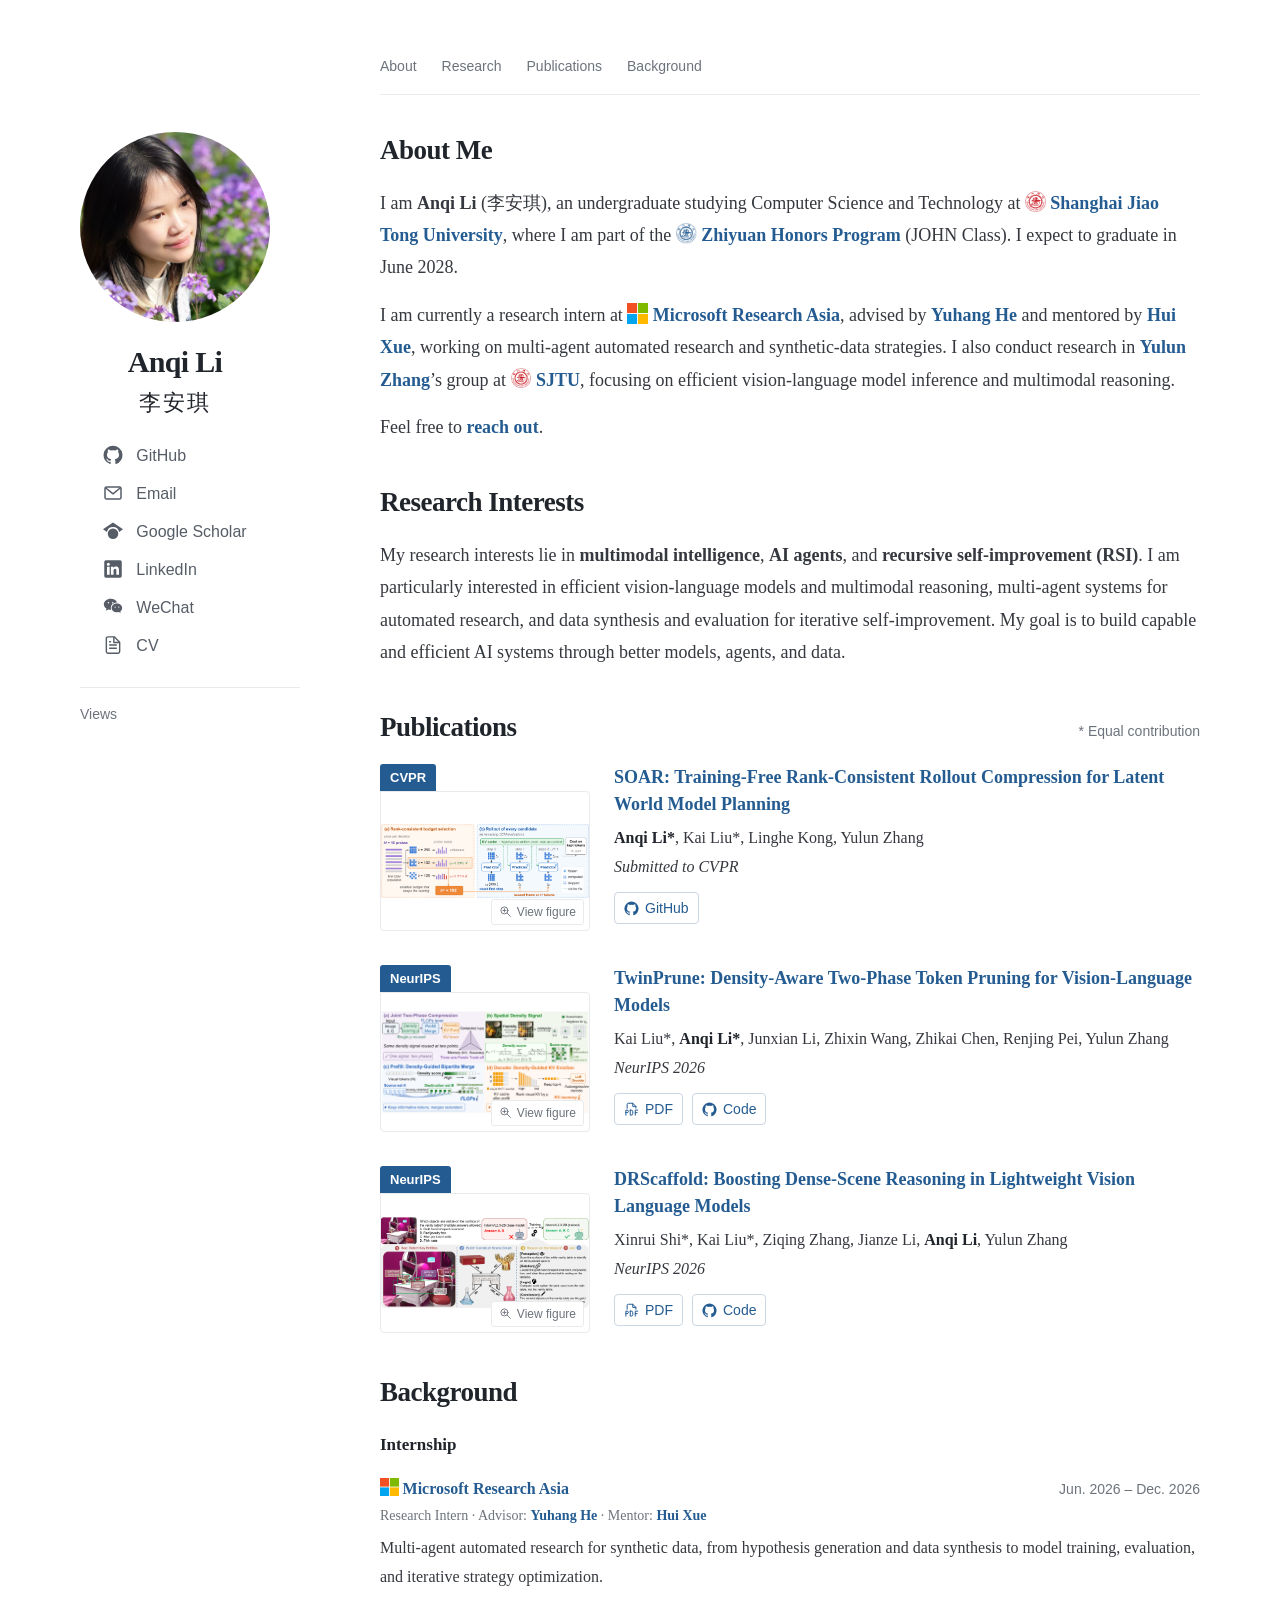
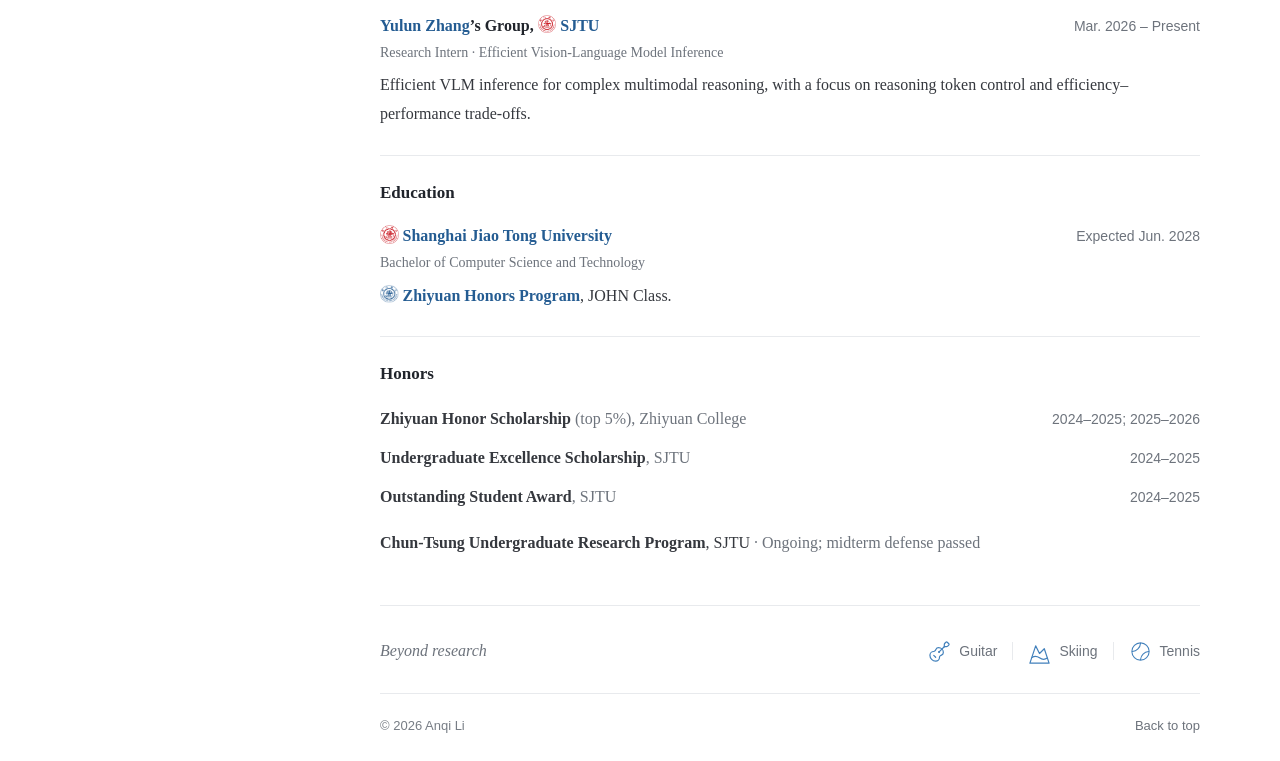
<file: index.html>
<!doctype html>
<html lang="en">
<head>
  <meta charset="utf-8">
  <meta name="viewport" content="width=device-width, initial-scale=1">
  <meta name="description" content="Anqi Li (李安琪), undergraduate at Shanghai Jiao Tong University. Research in efficient vision-language models, multimodal reasoning, and AI systems.">
  <meta name="theme-color" content="#ffffff">
  <meta property="og:type" content="website">
  <meta property="og:title" content="Anqi Li | Homepage">
  <meta property="og:description" content="Undergraduate at SJTU. Efficient vision-language models, multimodal reasoning, and AI systems.">
  <meta property="og:url" content="https://starrywiki.github.io/">
  <meta property="og:image" content="https://starrywiki.github.io/assets/portrait.jpg">
  <link rel="canonical" href="https://starrywiki.github.io/">
  <link rel="icon" href="assets/favicon.svg?v=2" type="image/svg+xml">
  <link rel="stylesheet" href="styles.css?v=8">
  <script src="scripts/figures.js" defer></script>
  <script src="scripts/profile.js" defer></script>
  <script src="scripts/hobbies.js" defer></script>
  <title>Anqi Li | Homepage</title>
</head>
<body>
  <a class="skip-link" href="#main">Skip to content</a>

  <!-- Local SVG icons keep the page independent of external icon services. -->
  <svg class="icon-definitions" xmlns="http://www.w3.org/2000/svg" aria-hidden="true">
    <symbol id="icon-github" viewBox="0 0 24 24">
      <path fill="currentColor" d="M12 .8a11.3 11.3 0 0 0-3.57 22.02c.57.1.77-.25.77-.55v-2.1c-3.16.68-3.83-1.34-3.83-1.34-.51-1.31-1.26-1.66-1.26-1.66-1.04-.71.08-.7.08-.7 1.15.08 1.75 1.18 1.75 1.18 1.02 1.74 2.67 1.24 3.32.94.1-.74.4-1.24.72-1.52-2.52-.29-5.17-1.26-5.17-5.6 0-1.24.44-2.26 1.17-3.05-.12-.29-.51-1.44.11-3 0 0 .96-.31 3.11 1.16a10.85 10.85 0 0 1 5.66 0c2.16-1.47 3.11-1.16 3.11-1.16.62 1.56.23 2.71.11 3 .73.79 1.17 1.81 1.17 3.05 0 4.35-2.65 5.3-5.19 5.59.41.36.77 1.04.77 2.1v3.11c0 .3.2.66.78.55A11.3 11.3 0 0 0 12 .8Z"/>
    </symbol>
    <symbol id="icon-email" viewBox="0 0 24 24">
      <g fill="none" stroke="currentColor" stroke-width="1.8" stroke-linecap="round" stroke-linejoin="round"><rect x="2.4" y="4.8" width="19.2" height="14.4" rx="1.8"/><path d="m3.4 6 8.6 7 8.6-7"/></g>
    </symbol>
    <symbol id="icon-scholar" viewBox="0 0 24 24">
      <path fill="currentColor" d="M12 1.7 0 10l4.7 3.3a7.4 7.4 0 0 1 14.6 0L24 10 12 1.7Z"/><circle fill="currentColor" cx="12" cy="15.4" r="6.3"/>
    </symbol>
    <symbol id="icon-linkedin" viewBox="0 0 24 24">
      <path fill="currentColor" d="M20.5 1.5h-17a2 2 0 0 0-2 2v17a2 2 0 0 0 2 2h17a2 2 0 0 0 2-2v-17a2 2 0 0 0-2-2ZM8 19H4.8V9.4H8V19ZM6.4 8.1a1.85 1.85 0 1 1 0-3.7 1.85 1.85 0 0 1 0 3.7ZM19.2 19H16v-4.7c0-1.1-.02-2.5-1.54-2.5-1.55 0-1.79 1.2-1.79 2.42V19H9.5V9.4h3.04v1.31h.04c.42-.8 1.46-1.64 3-1.64 3.21 0 3.62 2.11 3.62 4.85V19Z"/>
    </symbol>
    <symbol id="icon-pdf" viewBox="0 0 24 24">
      <g fill="none" stroke="currentColor" stroke-width="1.6" stroke-linecap="round" stroke-linejoin="round"><path d="M5 10V4a2 2 0 0 1 2-2h7l5 5v3M14 2v5h5M3 21v-8h2a2 2 0 0 1 0 4H3M10 13v8h1.5a2.5 2.5 0 0 0 2.5-2.5v-3a2.5 2.5 0 0 0-2.5-2.5H10ZM18 21v-8h4M18 17h3"/></g>
    </symbol>
    <symbol id="icon-wechat" viewBox="0 0 24 24">
      <path fill="currentColor" d="M9.3 2C4.7 2 1 5 1 8.7c0 2.1 1.2 4 3.1 5.2l-.8 2.5 3-1.5c.9.3 1.9.4 3 .4h.5a6.7 6.7 0 0 1-.4-2.2c0-3.5 3.3-6.4 7.4-6.4h.4C16 4 12.9 2 9.3 2Z"/>
      <path fill="currentColor" d="M16.7 7.9c-3.5 0-6.3 2.3-6.3 5.2s2.8 5.3 6.3 5.3c.8 0 1.6-.1 2.3-.4l2.3 1.3-.6-2a4.9 4.9 0 0 0 2.3-4.2c0-2.9-2.8-5.2-6.3-5.2Z"/>
      <g fill="#fff"><circle cx="6.5" cy="7" r=".9"/><circle cx="11.6" cy="7" r=".9"/><circle cx="14.5" cy="12" r=".75"/><circle cx="18.9" cy="12" r=".75"/></g>
    </symbol>
    <symbol id="icon-zoom" viewBox="0 0 24 24">
      <g fill="none" stroke="currentColor" stroke-width="1.7" stroke-linecap="round"><circle cx="10" cy="10" r="6.5"/><path d="m15 15 6 6M7 10h6M10 7v6"/></g>
    </symbol>
    <symbol id="icon-cv" viewBox="0 0 24 24">
      <g fill="none" stroke="currentColor" stroke-width="1.7" stroke-linecap="round" stroke-linejoin="round"><path d="M13.5 2.2H6a2 2 0 0 0-2 2v15.6a2 2 0 0 0 2 2h12a2 2 0 0 0 2-2V8.7L13.5 2.2Z"/><path d="M13 2.7V9h6.3M8 12h8M8 16h8M8 8h1"/></g>
    </symbol>
  </svg>

  <div class="page-layout">
    <aside class="profile-sidebar" aria-label="Profile and contact links">
      <div class="profile-card">
      <div class="profile-heading">
        <div class="portrait"><img class="portrait-photo" src="assets/portrait.jpg" width="1920" height="2880" alt="Anqi Li among purple flowers"></div>
        <div class="profile-details">
          <h1>Anqi Li <span lang="zh-Hans">李安琪</span></h1>
        </div>
      </div>

      <nav class="social-links" aria-label="Social and academic profiles">
        <a href="https://github.com/starrywiki" target="_blank" rel="noopener noreferrer"><svg aria-hidden="true"><use href="#icon-github"/></svg><span>GitHub</span></a>
        <a href="mailto:starrywiki@sjtu.edu.cn"><svg aria-hidden="true"><use href="#icon-email"/></svg><span>Email</span></a>
        <a href="https://scholar.google.com/citations?user=a7ResPcAAAAJ&amp;hl=en" target="_blank" rel="noopener noreferrer"><svg aria-hidden="true"><use href="#icon-scholar"/></svg><span>Google Scholar</span></a>
        <a href="https://www.linkedin.com/in/anqi-li-826872384/" target="_blank" rel="noopener noreferrer"><svg aria-hidden="true"><use href="#icon-linkedin"/></svg><span>LinkedIn</span></a>
        <button type="button" class="wechat-copy" data-wechat="wikistarry" aria-label="Copy WeChat ID wikistarry"><svg aria-hidden="true"><use href="#icon-wechat"/></svg><span>WeChat</span></button>
        <a href="assets/Anqi_Li_CV.pdf?v=a7568289" target="_blank" rel="noopener"><svg aria-hidden="true"><use href="#icon-cv"/></svg><span>CV</span></a>
      </nav>
      </div>
      <section class="visitor-map" aria-label="Website views">
        <div class="visitor-map-widget" id="visitor-map-widget">
          <iframe class="visitor-map-frame" src="visitor-map.html?v=static" title="Views and a static visitor map" width="220" height="138" loading="eager" referrerpolicy="strict-origin-when-cross-origin"></iframe>
        </div>
      </section>
    </aside>

    <main id="main" tabindex="-1">
      <nav class="section-nav" aria-label="On this page">
        <a href="#about">About</a>
        <a href="#research">Research</a>
        <a href="#publications">Publications</a>
        <a href="#background">Background</a>
      </nav>

      <section id="about" aria-labelledby="about-title">
        <h2 id="about-title">About Me</h2>
        <p>I am <strong>Anqi Li</strong> (<span lang="zh-Hans">李安琪</span>), an undergraduate studying Computer Science and Technology at <a class="profile-link" href="https://en.sjtu.edu.cn/" target="_blank" rel="noopener noreferrer"><img class="org-icon" src="assets/logos/sjtu.ico" width="22" height="22" alt="" aria-hidden="true"> Shanghai Jiao Tong University</a>, where I am part of the <a class="profile-link" href="https://en.zhiyuan.sjtu.edu.cn/en/about/overview" target="_blank" rel="noopener noreferrer"><span class="org-icon org-icon--zhiyuan" aria-hidden="true"></span> Zhiyuan Honors Program</a> (JOHN Class). I expect to graduate in June 2028.</p>
        <p>I am currently a research intern at <a class="profile-link" href="https://www.microsoft.com/en-us/research/lab/microsoft-research-asia/" target="_blank" rel="noopener noreferrer"><img class="org-icon" src="assets/logos/microsoft.svg" width="20" height="20" alt="" aria-hidden="true"> Microsoft Research Asia</a>, advised by <a class="profile-link" href="https://www.microsoft.com/en-us/research/people/yuhanghe/" target="_blank" rel="noopener noreferrer">Yuhang He</a> and mentored by <a class="profile-link" href="https://www.microsoft.com/en-us/research/people/xuehui/" target="_blank" rel="noopener noreferrer">Hui Xue</a>, working on multi-agent automated research and synthetic-data strategies. I also conduct research in <a class="profile-link" href="https://yulunzhang.com/" target="_blank" rel="noopener noreferrer">Yulun Zhang</a>’s group at <a class="profile-link" href="https://en.sjtu.edu.cn/" target="_blank" rel="noopener noreferrer"><img class="org-icon" src="assets/logos/sjtu.ico" width="22" height="22" alt="" aria-hidden="true"> SJTU</a>, focusing on efficient vision-language model inference and multimodal reasoning.</p>
        <p>Feel free to <a class="profile-link" href="mailto:starrywiki@sjtu.edu.cn">reach out</a>.</p>
      </section>

      <section id="research" aria-labelledby="research-title">
        <h2 id="research-title">Research Interests</h2>
        <p>My research interests lie in <strong>multimodal intelligence</strong>, <strong>AI agents</strong>, and <strong>recursive self-improvement (RSI)</strong>. I am particularly interested in efficient vision-language models and multimodal reasoning, multi-agent systems for automated research, and data synthesis and evaluation for iterative self-improvement. My goal is to build capable and efficient AI systems through better models, agents, and data.</p>
      </section>

      <section id="publications" aria-labelledby="publications-title">
        <div class="section-heading">
          <h2 id="publications-title">Publications</h2>
          <span class="contribution-note">* Equal contribution</span>
        </div>
        <ol class="publication-list">
          <li class="publication">
            <div class="publication-media">
              <span class="conference-tag">CVPR</span>
              <a class="figure-link" href="assets/publications/soar.png" data-figure="SOAR" target="_blank" rel="noopener" aria-label="Enlarge SOAR method figure">
                <img src="assets/publications/soar.png" width="5132" height="1833" loading="lazy" alt="SOAR rank-consistent budget selection and cached rollout pipeline">
                <span class="figure-hint"><svg aria-hidden="true"><use href="#icon-zoom"/></svg>View figure</span>
              </a>
            </div>
            <div class="publication-body">
              <h3><a href="https://github.com/starrywiki/SOAR" target="_blank" rel="noopener noreferrer">SOAR: Training-Free Rank-Consistent Rollout Compression for Latent World Model Planning</a></h3>
              <p class="authors"><strong>Anqi Li*</strong>, Kai Liu*, Linghe Kong, Yulun Zhang</p>
              <p class="venue">Submitted to CVPR</p>
              <div class="paper-links" aria-label="SOAR resources">
                <a href="https://github.com/starrywiki/SOAR" target="_blank" rel="noopener noreferrer"><svg aria-hidden="true"><use href="#icon-github"/></svg>GitHub</a>
              </div>
            </div>
          </li>
          <li class="publication">
            <div class="publication-media">
              <span class="conference-tag">NeurIPS</span>
              <a class="figure-link" href="assets/publications/twinprune.png" data-figure="TwinPrune" target="_blank" rel="noopener" aria-label="Enlarge TwinPrune main figure">
                <img src="assets/publications/twinprune.png" width="3392" height="1701" loading="lazy" alt="TwinPrune density-guided two-phase compression framework">
                <span class="figure-hint"><svg aria-hidden="true"><use href="#icon-zoom"/></svg>View figure</span>
              </a>
            </div>
            <div class="publication-body">
              <h3><a href="https://arxiv.org/abs/2610.17530" target="_blank" rel="noopener noreferrer">TwinPrune: Density-Aware Two-Phase Token Pruning for Vision-Language Models</a></h3>
              <p class="authors">Kai Liu*, <strong>Anqi Li*</strong>, Junxian Li, Zhixin Wang, Zhikai Chen, Renjing Pei, Yulun Zhang</p>
              <p class="venue">NeurIPS 2026</p>
              <div class="paper-links" aria-label="TwinPrune resources">
                <a href="https://arxiv.org/pdf/2610.17530" target="_blank" rel="noopener noreferrer"><svg aria-hidden="true"><use href="#icon-pdf"/></svg>PDF</a>
                <a href="https://github.com/Kai-Liu001/TwinPrune" target="_blank" rel="noopener noreferrer"><svg aria-hidden="true"><use href="#icon-github"/></svg>Code</a>
              </div>
            </div>
          </li>
          <li class="publication">
            <div class="publication-media">
              <span class="conference-tag">NeurIPS</span>
              <a class="figure-link" href="assets/publications/drscaffold.png" data-figure="DRScaffold" target="_blank" rel="noopener" aria-label="Enlarge DRScaffold main figure">
                <img src="assets/publications/drscaffold.png" width="2400" height="1049" loading="lazy" alt="DRScaffold framework for grounded dense-scene multimodal reasoning">
                <span class="figure-hint"><svg aria-hidden="true"><use href="#icon-zoom"/></svg>View figure</span>
              </a>
            </div>
            <div class="publication-body">
              <h3><a href="https://arxiv.org/abs/2605.26038" target="_blank" rel="noopener noreferrer">DRScaffold: Boosting Dense-Scene Reasoning in Lightweight Vision Language Models</a></h3>
              <p class="authors">Xinrui Shi*, Kai Liu*, Ziqing Zhang, Jianze Li, <strong>Anqi Li</strong>, Yulun Zhang</p>
              <p class="venue">NeurIPS 2026</p>
              <div class="paper-links" aria-label="DRScaffold resources">
                <a href="https://arxiv.org/pdf/2605.26038" target="_blank" rel="noopener noreferrer"><svg aria-hidden="true"><use href="#icon-pdf"/></svg>PDF</a>
                <a href="https://github.com/irene-shi/DRScaffold" target="_blank" rel="noopener noreferrer"><svg aria-hidden="true"><use href="#icon-github"/></svg>Code</a>
              </div>
            </div>
          </li>
        </ol>
      </section>

      <section id="background" aria-labelledby="background-title">
        <h2 id="background-title">Background</h2>

        <div class="background-group">
          <h3 class="subsection-title">Internship</h3>
          <article class="experience">
            <div class="entry-heading"><h4><a class="profile-link" href="https://www.microsoft.com/en-us/research/lab/microsoft-research-asia/" target="_blank" rel="noopener noreferrer"><img class="org-icon" src="assets/logos/microsoft.svg" width="20" height="20" alt="" aria-hidden="true"> Microsoft Research Asia</a></h4><span class="date">Jun. 2026 – Dec. 2026</span></div>
            <p class="entry-subtitle">Research Intern · Advisor: <a class="profile-link" href="https://www.microsoft.com/en-us/research/people/yuhanghe/" target="_blank" rel="noopener noreferrer">Yuhang He</a> · Mentor: <a class="profile-link" href="https://www.microsoft.com/en-us/research/people/xuehui/" target="_blank" rel="noopener noreferrer">Hui Xue</a></p>
            <p>Multi-agent automated research for synthetic data, from hypothesis generation and data synthesis to model training, evaluation, and iterative strategy optimization.</p>
          </article>
          <article class="experience">
            <div class="entry-heading"><h4><a class="profile-link" href="https://yulunzhang.com/" target="_blank" rel="noopener noreferrer">Yulun Zhang</a>’s Group, <a class="profile-link" href="https://en.sjtu.edu.cn/" target="_blank" rel="noopener noreferrer"><img class="org-icon" src="assets/logos/sjtu.ico" width="22" height="22" alt="" aria-hidden="true"> SJTU</a></h4><span class="date">Mar. 2026 – Present</span></div>
            <p class="entry-subtitle">Research Intern · Efficient Vision-Language Model Inference</p>
            <p>Efficient VLM inference for complex multimodal reasoning, with a focus on reasoning token control and efficiency–performance trade-offs.</p>
          </article>
        </div>

        <div class="background-group">
          <h3 class="subsection-title">Education</h3>
          <article class="experience">
            <div class="entry-heading"><h4><a class="profile-link" href="https://en.sjtu.edu.cn/" target="_blank" rel="noopener noreferrer"><img class="org-icon" src="assets/logos/sjtu.ico" width="22" height="22" alt="" aria-hidden="true"> Shanghai Jiao Tong University</a></h4><span class="date">Expected Jun. 2028</span></div>
            <p class="entry-subtitle">Bachelor of Computer Science and Technology</p>
            <p><a class="profile-link" href="https://en.zhiyuan.sjtu.edu.cn/en/about/overview" target="_blank" rel="noopener noreferrer"><span class="org-icon org-icon--zhiyuan" aria-hidden="true"></span> Zhiyuan Honors Program</a>, JOHN Class.</p>
          </article>
        </div>

        <div class="background-group">
          <h3 class="subsection-title">Honors</h3>
          <ul class="honors-list">
            <li><div><strong>Zhiyuan Honor Scholarship</strong> <span class="honor-detail">(top 5%), Zhiyuan College</span></div><span class="date">2024–2025; 2025–2026</span></li>
            <li><div><strong>Undergraduate Excellence Scholarship</strong><span class="honor-detail">, SJTU</span></div><span class="date">2024–2025</span></li>
            <li><div><strong>Outstanding Student Award</strong><span class="honor-detail">, SJTU</span></div><span class="date">2024–2025</span></li>
          </ul>
          <p class="research-program"><strong>Chun-Tsung Undergraduate Research Program</strong>, SJTU <span class="honor-detail">· Ongoing; midterm defense passed</span></p>
        </div>
      </section>

      <div class="interest-signature" role="group" aria-label="Beyond research">
        <span class="signature-caption">Beyond research</span>
        <div class="interest-actions">
          <button type="button" class="interest-button" data-hobby="guitar" aria-label="Guitar: show musical notes">
            <span class="hobby-icon hobby-icon--guitar" aria-hidden="true"></span><span>Guitar</span>
            <span class="floating-note first-note" aria-hidden="true"><span class="hobby-icon hobby-icon--note"></span></span>
            <span class="floating-note second-note" aria-hidden="true"><span class="hobby-icon hobby-icon--music"></span></span>
          </button>
          <span class="interest-divider" aria-hidden="true"></span>
          <button type="button" class="interest-button" data-hobby="skiing" aria-label="Skiing: show snow trails">
            <span class="hobby-icon hobby-icon--mountain" aria-hidden="true"></span><span>Skiing</span>
            <span class="ski-track first-track" aria-hidden="true"></span>
            <span class="ski-track second-track" aria-hidden="true"></span>
          </button>
          <span class="interest-divider" aria-hidden="true"></span>
          <button type="button" class="interest-button" data-hobby="tennis" aria-label="Tennis: bounce the ball">
            <span class="hobby-icon hobby-icon--tennis" aria-hidden="true"></span><span>Tennis</span>
          </button>
        </div>
      </div>
      <footer class="site-footer"><span>© 2026 Anqi Li</span><a href="#about">Back to top</a></footer>
    </main>
  </div>
  <dialog class="figure-dialog" aria-labelledby="figure-title">
    <div class="figure-dialog-header">
      <h2 id="figure-title">Publication figure</h2>
      <form method="dialog"><button class="close-figure" aria-label="Close figure">Close <span aria-hidden="true">×</span></button></form>
    </div>
    <img class="expanded-figure" alt="">
  </dialog>
  <div class="wechat-copy-feedback" id="wechat-copy-feedback" role="status" aria-live="polite" hidden></div>
</body>
</html>
</file>
<file: styles.css>
:root {
  /* 字体设置：正文、标题、导航/按钮；字体按从左到右的顺序选用。 */
  --font-body: Georgia, "Times New Roman", "Songti SC", "SimSun", serif;
  --font-heading: var(--font-body);
  --font-ui: -apple-system, BlinkMacSystemFont, "Segoe UI", Arial, "PingFang SC", sans-serif;
  --body-font-size: 1.125rem;
  --body-line-height: 1.8;
  --portrait-zoom: 210%;
  --portrait-focus-x: 59.75%;
  --portrait-focus-y: 52.33%;
  --portrait-size: 190px;
  --content-top: 54px;
  --nav-text-size: 14px;
  --nav-bottom-padding: 15px;
  --nav-bottom-gap: 37px;

  color-scheme: light;
  --text: #35383e;
  --heading: #20242b;
  --muted: #6d737c;
  --link: #245c92;
  --hobby-accent: #4180bb;
  --rule: #e8eaed;
}

* { box-sizing: border-box; }
html { scroll-behavior: smooth; scroll-padding-top: 36px; }
body {
  margin: 0;
  background: #fff;
  color: var(--text);
  font-family: var(--font-body);
  font-size: var(--body-font-size);
  line-height: var(--body-line-height);
  -webkit-font-smoothing: antialiased;
}
a { color: var(--link); text-decoration: none; text-underline-offset: 3px; }
a:hover { text-decoration: underline; }
a:focus-visible, button:focus-visible { outline: 2px solid var(--link); outline-offset: 5px; border-radius: 2px; }
strong { font-weight: 600; }
p { margin: 0 0 15px; }
svg { flex: 0 0 auto; }
.icon-definitions { position: absolute; width: 0; height: 0; overflow: hidden; }
.skip-link { position: fixed; top: -60px; left: 20px; z-index: 10; padding: 8px 16px; background: white; border: 1px solid var(--link); }
.skip-link:focus { top: 12px; }

.page-layout { width: min(1120px, calc(100% - 96px)); margin: 0 auto; }
.profile-sidebar { position: fixed; top: calc(var(--content-top) + var(--nav-text-size) * var(--body-line-height) + var(--nav-bottom-padding) + 1px + var(--nav-bottom-gap)); bottom: 20px; width: 242px; overflow-y: auto; font-family: var(--font-ui); }
.profile-card { width: var(--portrait-size); }
.profile-details { text-align: center; }
.portrait { display: block; position: relative; overflow: hidden; flex: 0 0 auto; width: var(--portrait-size); height: var(--portrait-size); border-radius: 50%; margin-bottom: 20px; }
.portrait-photo { display: block; position: absolute; left: 50%; top: 50%; width: var(--portrait-zoom); max-width: none; height: auto; transform: translate(calc(-1 * var(--portrait-focus-x)), calc(-1 * var(--portrait-focus-y))); }
.profile-details h1 { color: var(--heading); margin: 0 0 11px; font-family: var(--font-heading); font-size: 30px; font-weight: 700; line-height: 1.35; letter-spacing: -.7px; }
.profile-details h1 span { display: block; margin-top: 5px; font-size: 22px; font-weight: 500; letter-spacing: 2px; }
.social-links { display: flex; flex-direction: column; gap: 2px; width: fit-content; margin: 20px auto 0; }
.social-links > a, .social-links > button { display: flex; align-items: center; gap: 13px; width: fit-content; min-height: 36px; color: #565d67; font-size: 16px; line-height: 1.45; }
.wechat-copy { padding: 0; border: 0; background: none; font-family: inherit; cursor: pointer; }
.social-links svg { width: 20px; height: 20px; }
.social-links > a:hover, .social-links > button:hover { color: var(--link); text-decoration: none; }
.social-links > a:hover span, .social-links > button:hover span { text-decoration: underline; }
.wechat-copy-feedback { position: fixed; z-index: 20; width: max-content; max-width: calc(100vw - 24px); padding: 8px 12px; border: 1px solid var(--rule); border-radius: 5px; background: #fff; color: var(--heading); box-shadow: 0 3px 14px rgb(20 25 31 / 10%); font-family: var(--font-ui); font-size: 14px; line-height: 1.5; pointer-events: none; }
.visitor-map { max-width: 220px; margin: 24px 0 0; padding-top: 16px; border-top: 1px solid var(--rule); }
.visitor-map-widget { width: 100%; }
.visitor-map-widget img { display: block; width: 100%; max-width: 100%; height: auto; }
.visitor-map-frame { display: block; width: 100%; height: 138px; border: 0; }

main { margin-left: 300px; padding: var(--content-top) 0 24px; min-width: 0; }
main:focus { outline: none; }
.section-nav { display: flex; gap: 25px; margin-bottom: var(--nav-bottom-gap); padding-bottom: var(--nav-bottom-padding); border-bottom: 1px solid var(--rule); font-family: var(--font-ui); font-size: var(--nav-text-size); }
.section-nav a { color: var(--muted); font-size: var(--nav-text-size); }
.section-nav a:hover { color: var(--link); }
section { margin-bottom: 41px; }
h2 { color: var(--heading); font-family: var(--font-heading); font-size: 27px; font-weight: 700; line-height: 1.35; letter-spacing: -.5px; margin: 0 0 18px; }
.profile-link { font-weight: 700; }
.org-icon { display: inline-block; width: 1.16em; height: 1.16em; object-fit: contain; vertical-align: -.16em; }
.org-icon--zhiyuan {
  background-color: var(--link);
  -webkit-mask: url("assets/logos/zhiyuan.png") -.13em -.53em / 10.85em auto no-repeat;
  mask: url("assets/logos/zhiyuan.png") -.13em -.53em / 10.85em auto no-repeat;
}
.section-heading { display: flex; align-items: baseline; justify-content: space-between; gap: 14px; margin-bottom: 18px; }
.section-heading h2 { margin: 0; }
.contribution-note { color: var(--muted); font-family: var(--font-ui); font-size: 14px; white-space: nowrap; }
.publication-list { list-style: none; padding: 0; margin: 0; }
.publication { display: grid; grid-template-columns: 210px minmax(0, 1fr); align-items: start; gap: 24px; }
.publication + .publication { margin-top: 34px; }
.publication-media { position: relative; padding-top: 27px; }
.conference-tag { position: absolute; top: 0; left: 0; padding: 2px 10px; border-radius: 3px 3px 0 0; background: var(--link); color: #fff; font-family: var(--font-ui); font-size: 13px; font-weight: 600; line-height: 1.8; }
.figure-link { display: flex; position: relative; align-items: center; justify-content: center; width: 100%; aspect-ratio: 3 / 2; background: #fff; border: 1px solid var(--rule); border-radius: 0 4px 4px 4px; overflow: hidden; }
.figure-link > img { display: block; width: 100%; height: 100%; object-fit: contain; }
.figure-hint { position: absolute; right: 5px; bottom: 5px; display: inline-flex; align-items: center; gap: 5px; padding: 3px 7px; border: 1px solid var(--rule); border-radius: 3px; background: #fff; color: var(--muted); font-family: var(--font-ui); font-size: 12px; line-height: 1.5; }
.figure-hint svg { width: 13px; height: 13px; }
.figure-link:hover, .figure-link:focus-visible { border-color: var(--link); }
.figure-link:hover .figure-hint { color: var(--link); }
.publication h3 { font-family: var(--font-heading); font-size: 18px; line-height: 1.5; font-weight: 700; margin: 0 0 7px; }
.authors { margin-bottom: 3px; font-size: 16px; line-height: 1.6; }
.authors strong { color: var(--heading); }
.venue { font-size: 16px; font-style: italic; margin: 0 0 10px; }
.paper-links { display: flex; align-items: center; gap: 9px; flex-wrap: wrap; font-family: var(--font-ui); font-size: 14px; }
.paper-links a { display: inline-flex; align-items: center; gap: 6px; min-height: 32px; padding: 3px 9px; border: 1px solid #cbd7e2; border-radius: 4px; line-height: 1.5; }
.paper-links a:hover { background: #f2f6fa; text-decoration: none; border-color: var(--link); }
.paper-links svg { width: 15px; height: 15px; }
.subsection-title { font-size: 17px; color: var(--heading); font-weight: 650; line-height: 1.5; margin: 0 0 18px; }
.background-group { margin-top: 26px; }
.background-group:first-of-type { margin-top: 22px; }
.background-group + .background-group { padding-top: 24px; border-top: 1px solid var(--rule); }
.experience + .experience { margin-top: 21px; }
.entry-heading { display: flex; justify-content: space-between; align-items: baseline; gap: 14px; }
.entry-heading h4 { font-size: 16px; font-weight: 600; color: var(--heading); line-height: 1.6; margin: 0; }
.date { color: var(--muted); font-family: var(--font-ui); font-size: 14px; white-space: nowrap; }
.entry-subtitle { color: var(--muted); font-size: 14px; margin: 1px 0 6px; }
.experience > p:last-child { font-size: 16px; margin-bottom: 0; }
.honors-list { padding: 0; margin: 0; list-style: none; }
.honors-list li { display: flex; justify-content: space-between; align-items: baseline; gap: 20px; margin-bottom: 12px; font-size: 16px; line-height: 1.7; }
.honor-detail { color: var(--muted); }
.research-program { font-size: 16px; line-height: 1.7; margin: 19px 0 0; }
.interest-signature { display: flex; align-items: center; justify-content: space-between; flex-wrap: wrap; gap: 12px 20px; margin-top: 48px; padding: 26px 0 22px; border-top: 1px solid var(--rule); }
.signature-caption { color: var(--muted); font-size: 1rem; font-style: italic; }
.interest-actions { display: flex; align-items: center; gap: 15px; }
.interest-button { position: relative; display: inline-flex; align-items: center; justify-content: center; gap: 8px; padding: 8px 0; border: 0; background: transparent; color: var(--muted); font: .875rem/1.5 var(--font-ui); white-space: nowrap; cursor: pointer; }
.interest-button:hover { color: var(--hobby-accent); }
.hobby-icon { display: inline-block; flex: 0 0 23px; width: 23px; height: 23px; background: var(--hobby-accent); -webkit-mask: var(--hobby-icon) center / contain no-repeat; mask: var(--hobby-icon) center / contain no-repeat; }
.hobby-icon--guitar { --hobby-icon: url("assets/hobbies/guitar.svg"); }
.hobby-icon--mountain { --hobby-icon: url("assets/hobbies/mountain-snow.svg"); transform: translateY(3px); }
.hobby-icon--tennis { --hobby-icon: url("assets/hobbies/tennis-ball.svg"); }
.hobby-icon--note { --hobby-icon: url("assets/hobbies/music-2.svg"); }
.hobby-icon--music { --hobby-icon: url("assets/hobbies/music.svg"); }
.interest-divider { height: 18px; width: 1px; background: var(--rule); }
.floating-note { position: absolute; left: 0; top: -3px; display: block; opacity: 0; pointer-events: none; }
.floating-note .hobby-icon { width: 13px; height: 13px; }
.second-note { left: 19px; }
.is-playing .first-note { animation: hobby-note-rise .9s ease-out; }
.is-playing .second-note { animation: hobby-note-rise .9s .12s ease-out; }
.ski-track { position: absolute; top: 32px; left: -15px; width: 110px; height: 17px; border-bottom: 1px solid var(--hobby-accent); border-radius: 50%; transform: rotate(-12deg); opacity: 0; pointer-events: none; }
.second-track { top: 37px; left: -12px; }
.is-playing .ski-track { animation: hobby-ski-trail 1s ease-out; }
.is-playing .hobby-icon--tennis { animation: hobby-tennis-bounce .8s ease-out; }
@keyframes hobby-note-rise { 0% { opacity: 0; transform: translateY(2px) rotate(-10deg); } 25% { opacity: .8; } 100% { opacity: 0; transform: translateY(-28px) rotate(12deg); } }
@keyframes hobby-ski-trail { 0% { opacity: 0; clip-path: inset(0 100% 0 0); } 30% { opacity: .65; } 70% { opacity: .65; clip-path: inset(0); } 100% { opacity: 0; clip-path: inset(0); } }
@keyframes hobby-tennis-bounce { 0%, 100% { transform: translateY(0) rotate(0); } 35% { transform: translateY(-15px) rotate(-16deg); } 65% { transform: translateY(0) rotate(5deg); } 82% { transform: translateY(-4px) rotate(-4deg); } }
.site-footer { display: flex; justify-content: space-between; gap: 20px; border-top: 1px solid var(--rule); padding-top: 20px; color: #777d85; font-family: var(--font-ui); font-size: 13px; }
.site-footer a { color: var(--muted); }
.figure-dialog { width: min(1200px, calc(100vw - 40px)); max-height: calc(100dvh - 48px); padding: 20px; border: 1px solid var(--rule); border-radius: 8px; color: var(--text); background: #fff; }
.figure-dialog::backdrop { background: rgb(20 25 31 / 60%); }
.figure-dialog-header { display: flex; align-items: center; justify-content: space-between; gap: 16px; margin-bottom: 18px; }
.figure-dialog-header h2 { font-size: 20px; margin: 0; }
.close-figure { display: flex; align-items: center; gap: 9px; min-height: 40px; padding: 5px 12px; border: 1px solid var(--rule); border-radius: 4px; background: #fff; color: var(--text); font-family: var(--font-ui); font-size: 14px; cursor: pointer; }
.close-figure:hover { border-color: var(--link); color: var(--link); }
.close-figure span { font-size: 23px; line-height: 1; }
.expanded-figure { display: block; width: 100%; height: auto; }
html:has(.figure-dialog[open]) { overflow: hidden; }

@media (min-width: 1500px) {
  .page-layout { width: 1160px; }
  main { margin-left: 320px; }
}

@media (min-width: 761px) and (max-height: 780px) {
  .profile-sidebar:has(.visitor-map:not([hidden])) { --portrait-size: 180px; bottom: 12px; }
  .profile-sidebar:has(.visitor-map:not([hidden])) .portrait { margin-bottom: 10px; }
  .profile-sidebar:has(.visitor-map:not([hidden])) .profile-details h1 { font-size: 27px; margin-bottom: 7px; }
  .profile-sidebar:has(.visitor-map:not([hidden])) .profile-details h1 span { font-size: 20px; }
  .profile-sidebar:has(.visitor-map:not([hidden])) .social-links { margin-top: 8px; gap: 0; }
  .profile-sidebar:has(.visitor-map:not([hidden])) .social-links > a, .profile-sidebar:has(.visitor-map:not([hidden])) .social-links > button { min-height: 27px; }
  .visitor-map { max-width: 200px; margin-top: 10px; padding-top: 8px; }
  .visitor-map-frame { height: 126px; }
}

@media (max-width: 1050px) {
  .page-layout { width: calc(100% - 64px); }
  .profile-sidebar { width: 210px; }
  main { margin-left: 250px; }
  .publication { grid-template-columns: 170px minmax(0, 1fr); gap: 20px; }
  .entry-heading { display: block; }
  .entry-heading .date { display: block; margin: 1px 0 3px; }
  .honors-list li { display: block; }
  .honors-list .date { display: block; margin-top: 1px; }
}

@media (max-width: 760px) {
  .page-layout { width: min(620px, calc(100% - 40px)); }
  .profile-sidebar { --portrait-size: 124px; position: static; width: auto; overflow: visible; padding-top: 34px; }
  .profile-card { width: 100%; }
  .profile-heading { display: flex; align-items: center; gap: 24px; }
  .portrait { margin-bottom: 0; }
  .profile-details { text-align: left; }
  .profile-details h1 { font-size: 26px; margin-bottom: 9px; }
  .profile-details h1 span { font-size: 20px; }
  .social-links { display: grid; grid-template-columns: repeat(3, minmax(0, 1fr)); gap: 4px 10px; width: auto; margin: 23px 0 0; padding-bottom: 25px; }
  .social-links > a, .social-links > button { font-size: 14px; min-height: 38px; gap: 9px; }
  .social-links svg { width: 18px; height: 18px; }
  main { margin-left: 0; padding-top: 0; }
  .section-nav { margin-bottom: 29px; padding-top: 15px; border-top: 1px solid var(--rule); gap: 23px; }
  h2 { font-size: 23px; }
  section { margin-bottom: 34px; }
  .entry-heading { display: flex; }
  .honors-list li { display: flex; }
  .interest-signature { margin-top: 35px; }
  .publication { grid-template-columns: 185px minmax(0, 1fr); gap: 20px; }
}

@media (max-width: 480px) {
  .profile-heading { gap: 19px; }
  .profile-sidebar { --portrait-size: 112px; }
  .profile-details h1 { font-size: 24px; }
  .profile-details h1 span { font-size: 19px; margin-top: 3px; }
  .social-links { grid-template-columns: repeat(2, minmax(0, 1fr)); gap: 3px 16px; }
  .section-nav { gap: 0; justify-content: space-between; }
  .section-nav a { font-size: 14px; }
  .section-heading { display: block; }
  .section-heading h2 { margin-bottom: 5px; }
  .contribution-note { font-size: 13px; }
  .entry-heading, .honors-list li { display: block; }
  .date { display: block; }
  .publication h3 { font-size: 18px; }
  .figure-dialog { width: calc(100vw - 20px); padding: 14px; }
  .interest-signature { display: block; }
  .interest-actions { margin-top: 12px; justify-content: space-between; gap: 7px; }
  .interest-button { gap: 6px; }
}

@media (max-width: 600px), (min-width: 761px) and (max-width: 900px) {
  .publication { grid-template-columns: minmax(0, 1fr); gap: 17px; }
  .publication-media { max-width: 300px; width: 100%; }
}

@media (pointer: coarse) { .interest-button { min-height: 44px; min-width: 44px; } }
@media (prefers-reduced-motion: reduce) {
  html { scroll-behavior: auto; }
  .floating-note, .ski-track, .hobby-icon--tennis { animation: none !important; }
}

@media print {
  .page-layout { width: 100%; }
  .profile-sidebar { position: static; width: 100%; }
  .profile-card { width: 100%; }
  .profile-details { text-align: left; }
  .profile-heading { display: flex; align-items: center; gap: 24px; }
  .portrait { width: 85px; height: 85px; }
  .social-links { display: none; }
  main { margin-left: 0; padding-top: 28px; }
  .section-nav, .interest-signature, .site-footer { display: none; }
  section, .publication, .experience { break-inside: avoid; }
}
</file>
